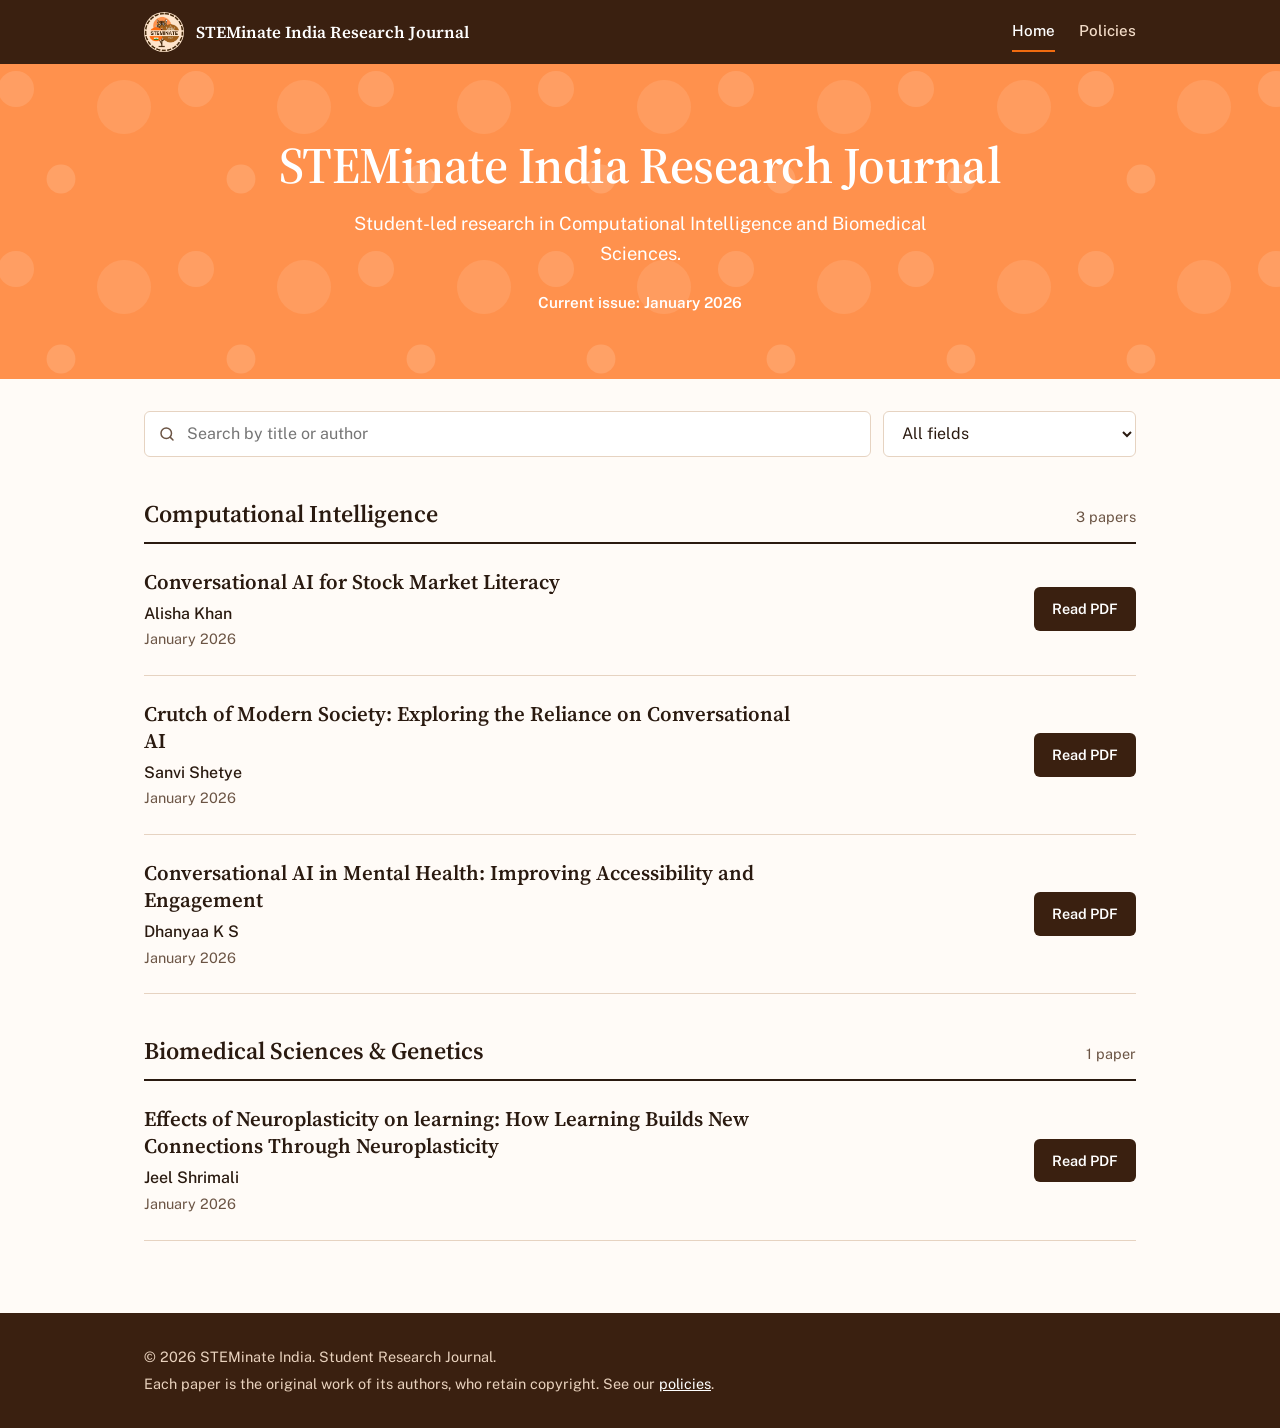
<file: index.html>
<!DOCTYPE html>
<html lang="en">
<head>
  <meta charset="UTF-8" />
  <meta name="viewport" content="width=device-width, initial-scale=1" />
  <title>STEMinate India Research Journal</title>
  <link rel="preconnect" href="https://fonts.googleapis.com" />
  <link rel="preconnect" href="https://fonts.gstatic.com" crossorigin />
  <link href="https://fonts.googleapis.com/css2?family=Public+Sans:wght@400;500;600&family=Source+Serif+4:wght@600&display=swap" rel="stylesheet" />
  <link rel="stylesheet" href="style.css" />
  <link rel="icon" type="image/jpeg" href="Logo.jpg" />
</head>
<body>
  <div class="topbar">
    <div class="wrap">
      <a class="brand" href="index.html"><img src="Logo.jpg" alt="" />STEMinate India Research Journal</a>
      <nav class="nav" aria-label="Main">
        <a href="index.html" aria-current="page">Home</a>
        <a href="policies.html">Policies</a>
      </nav>
    </div>
  </div>

  <header class="hero">
    <div class="wrap">
      <h1>STEMinate India Research Journal</h1>
      <p>Student-led research in Computational Intelligence and Biomedical Sciences.</p>
      <p class="issue">Current issue: January 2026</p>
    </div>
  </header>

  <main class="wrap">
    <div class="toolbar">
      <label class="search">
        <span style="position:absolute;left:-9999px">Search research papers</span>
        <svg width="18" height="18" viewBox="0 0 24 24" fill="none" stroke="currentColor" stroke-width="2" stroke-linecap="round" aria-hidden="true"><circle cx="11" cy="11" r="7"/><path d="M20 20l-3.5-3.5"/></svg>
        <input type="search" id="searchInput" placeholder="Search by title or author" />
      </label>
      <select id="fieldFilter" aria-label="Filter by field">
        <option value="all">All fields</option>
        <option value="ci">Computational Intelligence</option>
        <option value="bio">Biomedical Sciences</option>
      </select>
    </div>
    <p class="count" id="resultCount" aria-live="polite"></p>

    <section class="field">
      <h2>Computational Intelligence <span>3 papers</span></h2>
      <article class="paper-card" data-field="ci">
        <div>
          <h3>Conversational AI for Stock Market Literacy</h3>
          <p class="by">Alisha Khan</p>
          <p class="date">January 2026</p>
        </div>
        <a class="pdf" href="pdfs/CI_Alisha%20Khan.pdf" target="_blank" rel="noopener">Read PDF<span style="position:absolute;left:-9999px"> of Conversational AI for Stock Market Literacy</span></a>
      </article>
      <article class="paper-card" data-field="ci">
        <div>
          <h3>Crutch of Modern Society: Exploring the Reliance on Conversational AI</h3>
          <p class="by">Sanvi Shetye</p>
          <p class="date">January 2026</p>
        </div>
        <a class="pdf" href="pdfs/CI_Sanvi%20Shetye.pdf" target="_blank" rel="noopener">Read PDF<span style="position:absolute;left:-9999px"> of Crutch of Modern Society: Exploring the Reliance on Conversational AI</span></a>
      </article>
      <article class="paper-card" data-field="ci">
        <div>
          <h3>Conversational AI in Mental Health: Improving Accessibility and Engagement</h3>
          <p class="by">Dhanyaa K S</p>
          <p class="date">January 2026</p>
        </div>
        <a class="pdf" href="pdfs/CI_Dhanyaa%20K%20S.pdf" target="_blank" rel="noopener">Read PDF<span style="position:absolute;left:-9999px"> of Conversational AI in Mental Health: Improving Accessibility and Engagement</span></a>
      </article>
    </section>
    <section class="field">
      <h2>Biomedical Sciences &amp; Genetics <span>1 paper</span></h2>
      <article class="paper-card" data-field="bio">
        <div>
          <h3>Effects of Neuroplasticity on learning: How Learning Builds New Connections Through Neuroplasticity</h3>
          <p class="by">Jeel Shrimali</p>
          <p class="date">January 2026</p>
        </div>
        <a class="pdf" href="pdfs/Bio_Jeel%20Shrimali.pdf" target="_blank" rel="noopener">Read PDF<span style="position:absolute;left:-9999px"> of Effects of Neuroplasticity on learning: How Learning Builds New Connections Through Neuroplasticity</span></a>
      </article>
    </section>

    <p class="empty" id="emptyState" hidden>No papers match your search. Try a different title, author, or field.</p>
  </main>

  <footer>
    <div class="wrap">
      <p>© 2026 STEMinate India. Student Research Journal.</p>
      <p>Each paper is the original work of its authors, who retain copyright. See our <a href="policies.html">policies</a>.</p>
    </div>
  </footer>

  <script src="script.js"></script>
</body>
</html>
</file>
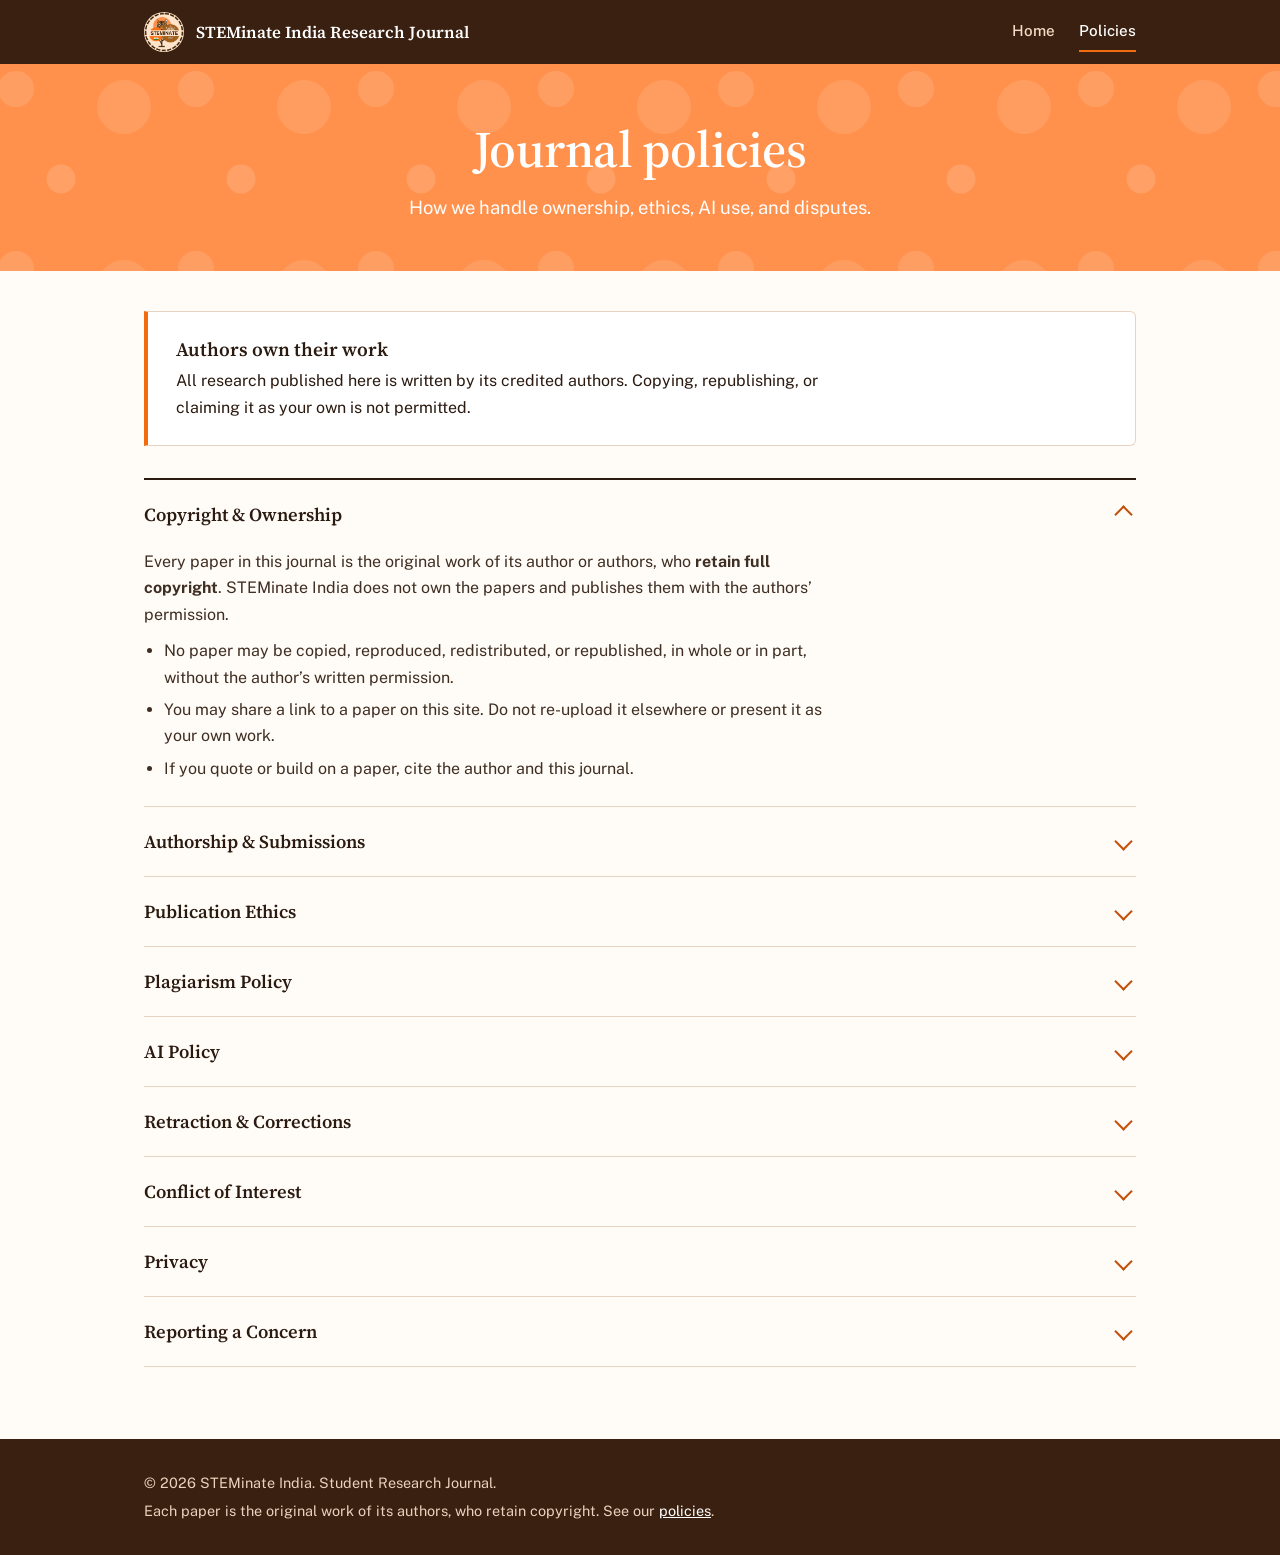
<file: policies.html>
<!DOCTYPE html>
<html lang="en">
<head>
  <meta charset="UTF-8" />
  <meta name="viewport" content="width=device-width, initial-scale=1" />
  <title>Policies | STEMinate India Research Journal</title>
  <link rel="preconnect" href="https://fonts.googleapis.com" />
  <link rel="preconnect" href="https://fonts.gstatic.com" crossorigin />
  <link href="https://fonts.googleapis.com/css2?family=Public+Sans:wght@400;500;600&family=Source+Serif+4:wght@600&display=swap" rel="stylesheet" />
  <link rel="stylesheet" href="style.css" />
  <link rel="icon" type="image/jpeg" href="Logo.jpg" />
</head>
<body>
  <div class="topbar">
    <div class="wrap">
      <a class="brand" href="index.html"><img src="Logo.jpg" alt="" />STEMinate India Research Journal</a>
      <nav class="nav" aria-label="Main">
        <a href="index.html">Home</a>
        <a href="policies.html" aria-current="page">Policies</a>
      </nav>
    </div>
  </div>

  <header class="hero compact">
    <div class="wrap">
      <h1>Journal policies</h1>
      <p>How we handle ownership, ethics, AI use, and disputes.</p>
    </div>
  </header>

  <main class="wrap">
    <div class="notice">
      <h2>Authors own their work</h2>
      <p>All research published here is written by its credited authors. Copying, republishing, or claiming it as your own is not permitted.</p>
    </div>

    <div class="policies">
      <details open>
        <summary>Copyright &amp; Ownership</summary>
        <div class="body">
          <p>Every paper in this journal is the original work of its author or authors, who <strong>retain full copyright</strong>. STEMinate India does not own the papers and publishes them with the authors’ permission.</p>
          <ul>
            <li>No paper may be copied, reproduced, redistributed, or republished, in whole or in part, without the author’s written permission.</li>
            <li>You may share a link to a paper on this site. Do not re-upload it elsewhere or present it as your own work.</li>
            <li>If you quote or build on a paper, cite the author and this journal.</li>
          </ul>
        </div>
      </details>
      <details>
        <summary>Authorship &amp; Submissions</summary>
        <div class="body">
          <p>This journal does <strong>not accept public submissions</strong>. It publishes work by members of the STEMinate India Research Team.</p>
          <ul>
            <li>Only people who made a real contribution to the research and writing are credited as authors.</li>
            <li>Authors are responsible for the accuracy of their data, claims, and references.</li>
          </ul>
        </div>
      </details>
      <details>
        <summary>Publication Ethics</summary>
        <div class="body">
          <p>Authors must report their research honestly.</p>
          <ul>
            <li>Do not fabricate, falsify, or selectively report data.</li>
            <li>Cite every source, dataset, and piece of prior work you use.</li>
            <li>Get informed consent from any human participants, and never publish their personal details.</li>
            <li>Do not publish the same work in more than one place without disclosing it.</li>
          </ul>
        </div>
      </details>
      <details>
        <summary>Plagiarism Policy</summary>
        <div class="body">
          <p>Copying text, ideas, figures, or data without credit is not accepted. This includes close paraphrasing and reusing your own earlier work without disclosure.</p>
          <p>Papers are checked for originality before publication. If plagiarism is found after publication, the paper is corrected or retracted.</p>
        </div>
      </details>
      <details>
        <summary>AI Policy</summary>
        <div class="body">
          <p>AI tools may support tasks such as grammar checking or brainstorming. They cannot replace the author’s own research and writing.</p>
          <ul>
            <li>AI cannot be credited as an author.</li>
            <li>Authors are fully responsible for everything in their paper, including content an AI tool helped produce.</li>
            <li>Do not present AI-generated text, data, images, or citations as original work. Check that every citation points to a real source.</li>
            <li>Tell the editors about any meaningful use of AI.</li>
          </ul>
        </div>
      </details>
      <details>
        <summary>Retraction &amp; Corrections</summary>
        <div class="body">
          <p>Honest mistakes that do not change a paper’s main conclusions are fixed with a correction note on the paper.</p>
          <p>Serious problems, such as plagiarism or fabricated data, lead to a retraction. A retracted paper stays visible and is clearly marked. Authors can respond before a decision is made.</p>
        </div>
      </details>
      <details>
        <summary>Conflict of Interest</summary>
        <div class="body">
          <p>Authors and reviewers must disclose any personal, academic, or financial relationship that could influence the research or its review. Reviewers do not review their own work or the work of close friends or family.</p>
        </div>
      </details>
      <details>
        <summary>Privacy</summary>
        <div class="body">
          <p>This website does not collect personal data from visitors. Author names and paper details are published only with the author’s consent. To have your information changed or removed, contact us.</p>
        </div>
      </details>
      <details>
        <summary>Reporting a Concern</summary>
        <div class="body">
          <p>If you believe a paper copies your work, breaks these policies, or contains an error, email us with the paper’s title and a description of your concern. We will review it and reply.</p>
          <p><a href="mailto:your-email@example.com">your-email@example.com</a></p>
        </div>
      </details>
    </div>
  </main>

  <footer>
    <div class="wrap">
      <p>© 2026 STEMinate India. Student Research Journal.</p>
      <p>Each paper is the original work of its authors, who retain copyright. See our <a href="policies.html">policies</a>.</p>
    </div>
  </footer>
</body>
</html>
</file>
<file: style.css>
:root{--ink:#2A1A10;--muted:#6B5444;--brown:#3A2010;--orange:#C2500A;--glow:#F26B0F;--paper:#FFFBF7;--tint:#FFE9D6;--rule:#E6D3C1;
--serif:"Source Serif 4",Georgia,"Times New Roman",serif;--sans:"Public Sans",system-ui,-apple-system,"Segoe UI",Arial,sans-serif}
*{margin:0;padding:0;box-sizing:border-box}
html{scroll-padding-top:80px}
body{font:400 1rem/1.65 var(--sans);color:var(--ink);background:var(--paper);-webkit-font-smoothing:antialiased}
a{color:var(--orange)}
:focus-visible{outline:3px solid var(--glow);outline-offset:3px}
.wrap{max-width:1040px;margin:0 auto;padding:0 24px}

/* Top bar */
.topbar{background:var(--brown);position:sticky;top:0;z-index:10}
.topbar .wrap{display:flex;align-items:center;justify-content:space-between;gap:12px 24px;min-height:64px;flex-wrap:wrap;padding-top:8px;padding-bottom:8px}
.brand{display:flex;align-items:center;gap:12px;color:#fff;text-decoration:none;font:600 1.05rem var(--serif)}
.brand img{width:40px;height:40px;border-radius:50%}
.nav{display:flex;gap:24px}
.nav a{color:#F3DCC8;text-decoration:none;font-size:.95rem;font-weight:500;padding:6px 0;border-bottom:2px solid transparent}
.nav a:hover{color:#fff}
.nav a[aria-current="page"]{color:#fff;border-bottom-color:var(--glow)}

/* Hero */
.hero .wrap{position:relative;padding-top:72px;padding-bottom:64px}
.hero.compact .wrap{padding-top:56px;padding-bottom:48px}
/* Search and filter */
.toolbar{display:flex;gap:12px;flex-wrap:wrap;padding-top:32px}
.search{position:relative;flex:1 1 280px}
.search svg{position:absolute;left:14px;top:50%;transform:translateY(-50%);color:var(--muted)}
input,select{font:inherit;color:var(--ink);background:#fff;border:1px solid var(--rule);border-radius:6px;height:46px;padding:0 14px}
.search input{width:100%;padding-left:42px}
input:focus,select:focus{outline:none;border-color:var(--orange);box-shadow:0 0 0 3px rgba(242,107,15,.2)}
.count{margin-top:12px;color:var(--muted);font-size:.9rem}
.empty{margin-top:40px;padding:32px;border:1px dashed var(--rule);border-radius:6px;color:var(--muted);text-align:center}

/* Papers */
.field{margin-top:40px}
.field h2{display:flex;align-items:baseline;justify-content:space-between;gap:16px;padding-bottom:12px;border-bottom:2px solid var(--ink);font:600 1.5rem var(--serif)}
.field h2 span{font:400 .9rem var(--sans);color:var(--muted)}
.paper-card{display:grid;grid-template-columns:1fr auto;gap:8px 32px;align-items:center;padding:24px 0;border-bottom:1px solid var(--rule)}
.paper-card h3{max-width:60ch;font:600 1.3rem/1.3 var(--serif)}
.paper-card .by{margin-top:6px;font-weight:500}
.paper-card .date{color:var(--muted);font-size:.9rem}
.pdf{display:inline-block;background:var(--brown);color:#fff;text-decoration:none;font-weight:600;font-size:.9rem;padding:10px 18px;border-radius:6px;transition:background .2s}
.pdf:hover{background:var(--orange)}
@media(max-width:640px){.paper-card{grid-template-columns:1fr}.pdf{justify-self:start;margin-top:8px}}

/* Policies */
.notice{margin-top:40px;padding:24px 28px;background:#fff;border:1px solid var(--rule);border-left:4px solid var(--glow);border-radius:0 6px 6px 0}
.notice h2{font:600 1.2rem var(--serif)}
.notice p{margin-top:6px;max-width:68ch}
.policies{margin-top:32px;border-top:2px solid var(--ink)}
details{border-bottom:1px solid var(--rule)}
summary{display:flex;align-items:center;justify-content:space-between;gap:16px;padding:22px 0;cursor:pointer;list-style:none;font:600 1.15rem var(--serif)}
summary::-webkit-details-marker{display:none}
summary::after{content:"";flex:none;width:11px;height:11px;margin-right:6px;border-right:2px solid var(--orange);border-bottom:2px solid var(--orange);transform:rotate(45deg);transition:transform .2s}
details[open] summary::after{transform:rotate(-135deg)}
.body{max-width:68ch;padding-bottom:24px;color:#3F2E22}
.body p+p,.body ul{margin-top:10px}
.body ul{padding-left:20px}
.body li{margin-top:6px}

footer{margin-top:72px;background:var(--brown);color:#E9D2BE;padding:32px 0;font-size:.9rem}
footer a{color:#fff}
footer p+p{margin-top:4px}


/* Orange banner with floating circles */
.hero{position:relative;overflow:hidden;background:#ff914d;color:#fff;text-align:center}
.hero::before{content:"";position:absolute;inset:-20px;pointer-events:none;background-repeat:repeat;background-size:180px 180px;animation:float 14s ease-in-out infinite;
background-image:url("data:image/svg+xml;utf8,<svg xmlns='http://www.w3.org/2000/svg' viewBox='0 0 100 100'><circle cx='20' cy='25' r='10' fill='white' opacity='0.12'/><circle cx='80' cy='35' r='15' fill='white' opacity='0.10'/><circle cx='45' cy='75' r='8' fill='white' opacity='0.14'/></svg>")}
.hero h1{font:600 clamp(2.2rem,5vw,3.2rem)/1.15 var(--serif);letter-spacing:-.01em}
.hero p{margin:14px auto 0;max-width:56ch;font-size:1.15rem}
.hero .issue{margin-top:20px;font-size:.95rem;font-weight:600}
@keyframes float{0%,100%{transform:translateY(0) rotate(0)}50%{transform:translateY(-10px) rotate(5deg)}}
@media(prefers-reduced-motion:reduce){*{transition:none!important}.hero::before{animation:none}}
</file>
